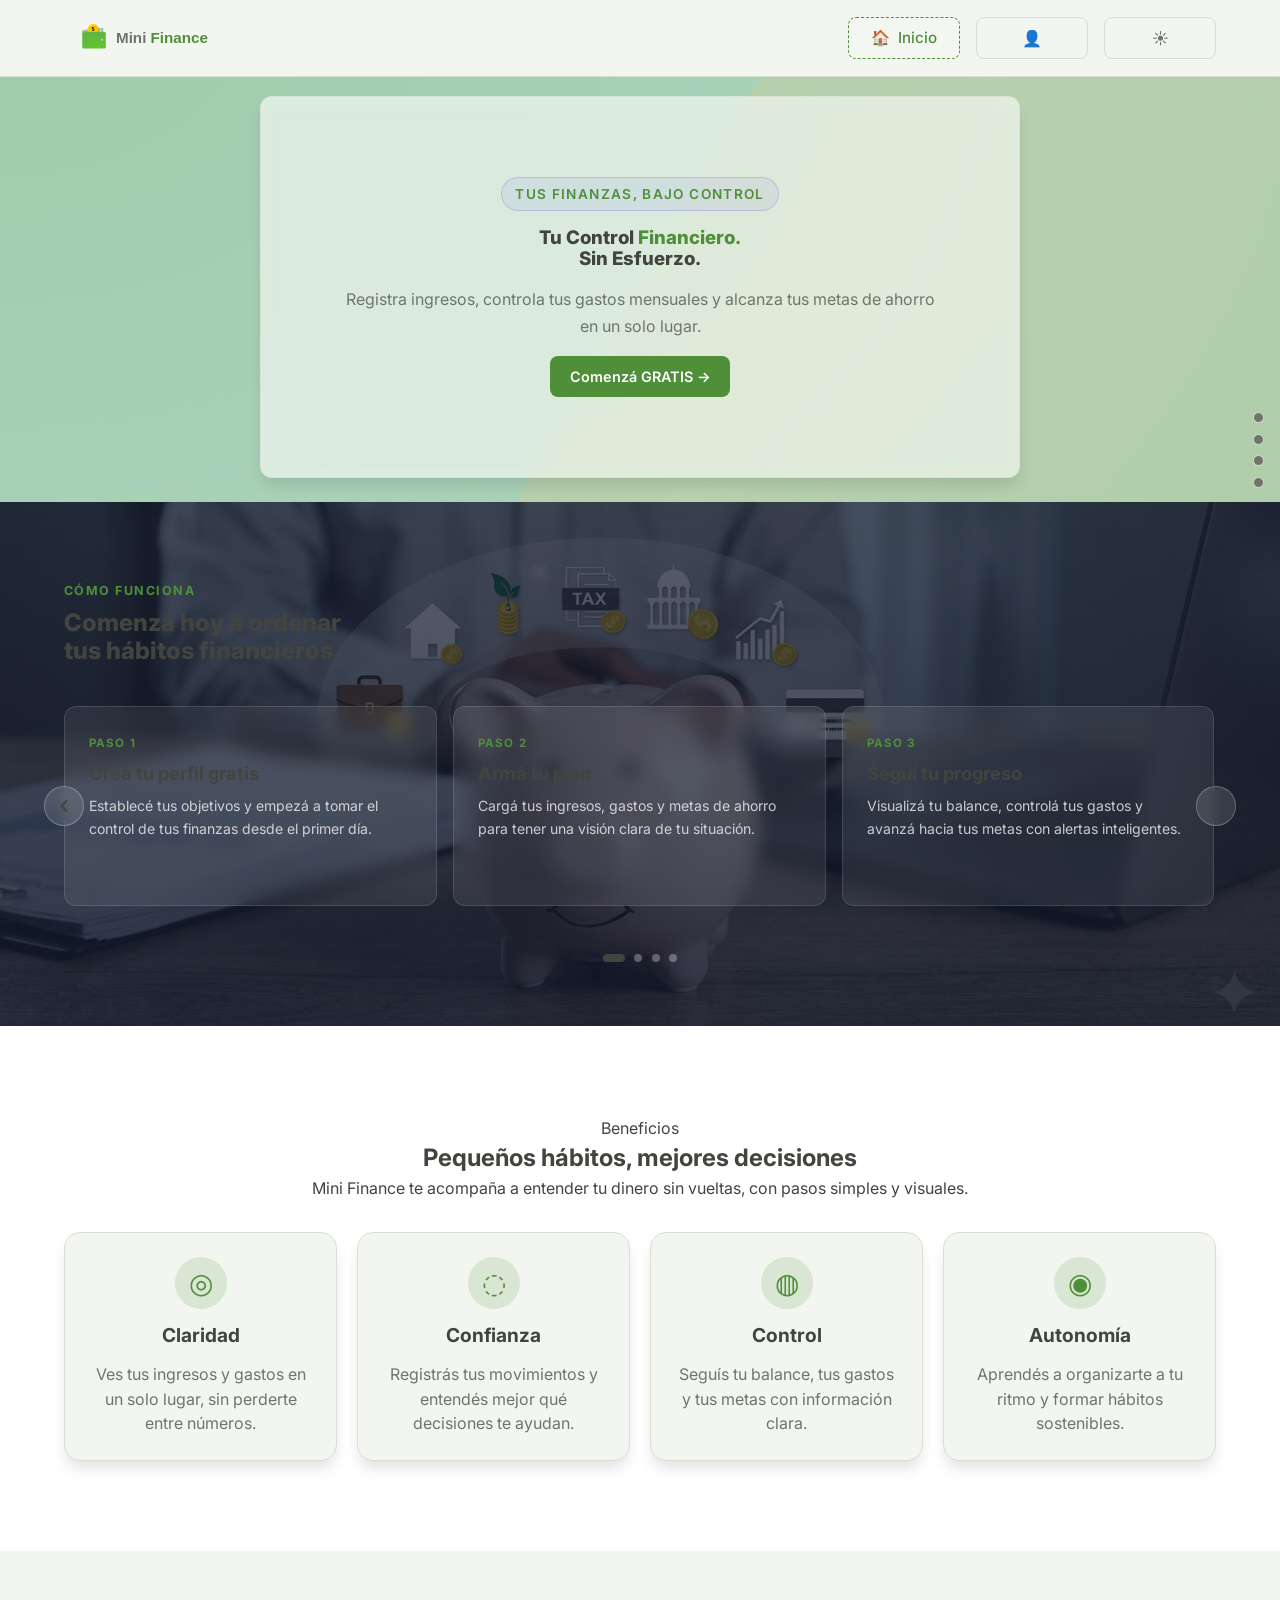
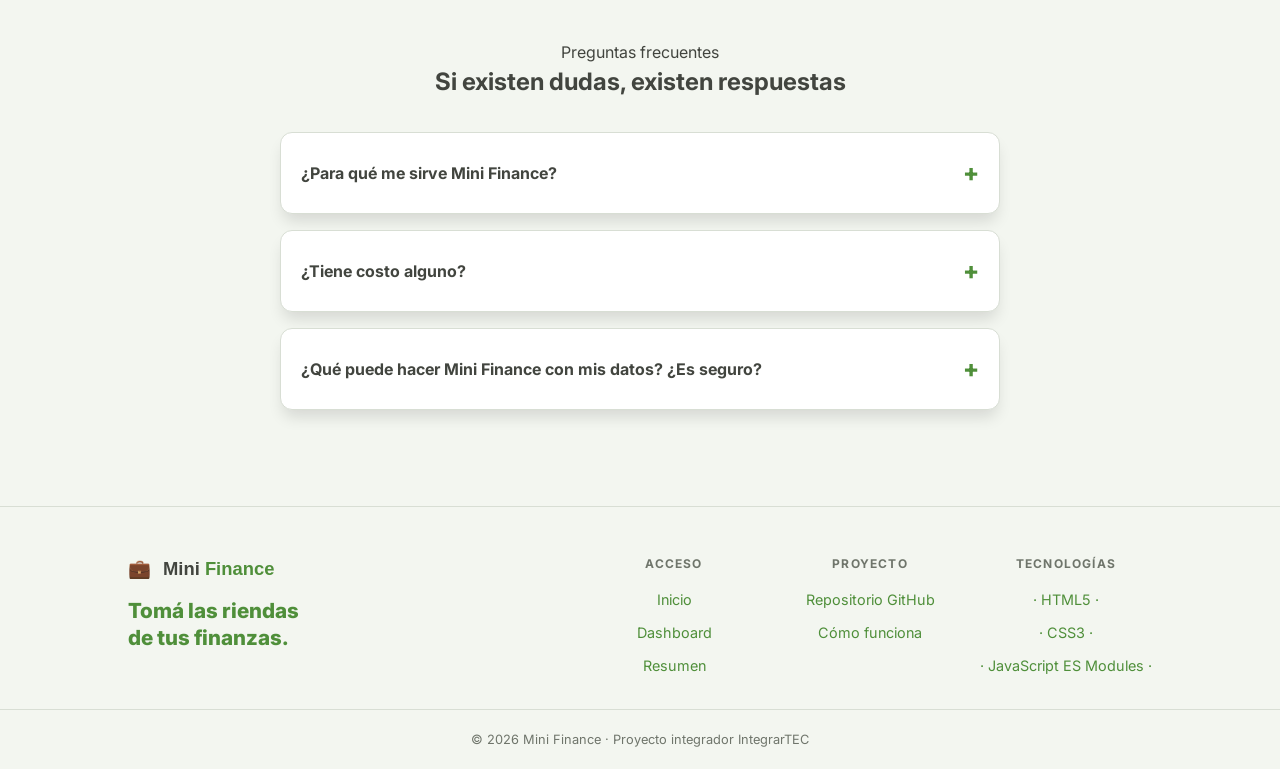
<file: index.html>
<!doctype html>
<html lang="es">
  <head>
    <meta charset="UTF-8" />
    <meta name="viewport" content="width=device-width, initial-scale=1.0" />
    <meta
      name="description"
      content="Mini Finance - Simulador de presupuesto personal."
    />
    <title>Mini Finance</title>
    <meta property="og:title" content="Mini Finance - Tu Control Financiero" />
    <meta
      property="og:description"
      content="Simulador de presupuesto personal. Registrá ingresos, controlá gastos y alcanzá tus metas."
    />
    <meta property="og:type" content="website" />
    <link rel="icon" type="image/png" href="assets/img/favicon.png" />
    <link rel="preconnect" href="https://fonts.googleapis.com" />
    <link rel="preconnect" href="https://fonts.gstatic.com" crossorigin />
    <link
      rel="stylesheet"
      href="https://fonts.googleapis.com/css2?family=Inter:wght@400;500;600;700;800&display=swap"
    />
    <link rel="stylesheet" href="assets/src/main.css" />
  </head>
  <body>
    <!-- Navbar principal -->
    <header class="main-navbar">
      <div class="navbar-container">
        <a href="index.html" class="logo" aria-label="Mini Finance - Inicio">
          <img
            class="brand-mark"
            src="assets/img/logo-mini-finance.png"
            alt=""
            aria-hidden="true"
          />
          <strong>Mini <span class="accent-text">Finance</span></strong>
        </a>
        <button
          class="menu-toggle"
          id="mobile-menu"
          type="button"
          aria-label="Abrir menú"
          aria-expanded="false"
          aria-controls="primary-nav"
        >
          <span class="bar"></span>
          <span class="bar"></span>
          <span class="bar"></span>
        </button>

        <nav id="primary-nav" aria-label="Navegación principal">
          <ul class="nav-links no-search">
            <li>
              <a href="index.html" class="nav-link-home" aria-current="page"
                ><span aria-hidden="true">🏠</span>Inicio</a
              >
            </li>
            <li id="nav-dashboard-item" hidden>
              <a href="pages/dashboard.html" class="btn-secondary"
                >Ir al Dashboard</a
              >
            </li>
            <li>
              <button
                id="nav-account-btn"
                class="btn-theme-toggle"
                aria-label="Mi cuenta"
                aria-expanded="false"
              >
                <span aria-hidden="true">👤</span>
                <span id="nav-username"></span>
              </button>
            </li>
            <li>
              <button
                id="theme-toggle"
                class="btn-theme-toggle"
                aria-label="Cambiar tema"
              >
                <span aria-hidden="true">🌙</span>
              </button>
            </li>
          </ul>
        </nav>
      </div>
    </header>

    <!-- Hero sin carrusel -->
    <main class="main-home">
      <section class="hero hero-index" aria-labelledby="hero-title">
        <article class="hero-content">
          <p class="hero-tag">Tus finanzas, bajo control</p>
          <h1 id="hero-title">
            Tu Control <span class="accent-text">Financiero.</span><br />Sin
            Esfuerzo.
          </h1>
          <p class="hero-description">
            Registra ingresos, controla tus gastos mensuales y alcanza tus metas
            de ahorro en un solo lugar.
          </p>
          <button id="hero-cta" class="btn-primary">Comenzá GRATIS →</button>
        </article>
      </section>

      <!-- Sección "Cómo funciona" con carrusel de pasos -->
      <section
        id="como-funciona"
        class="steps-section"
        aria-labelledby="steps-title"
      >
        <!-- Imagen de fondo decorativa -->
        <div class="steps-bg" aria-hidden="true"></div>

        <div class="steps-inner">
          <header class="steps-header">
            <p class="steps-eyebrow">Cómo funciona</p>
            <h2 id="steps-title">
              Comenzá hoy a ordenar<br />tus hábitos financieros
            </h2>
          </header>

          <!-- Carrusel de pasos -->
          <div
            class="steps-carousel-wrapper"
            role="region"
            aria-label="Pasos para usar Mini Finance"
          >
            <div class="steps-track-mask">
              <div class="steps-track" id="steps-track">
                <article class="step-card">
                  <p class="step-label">PASO 1</p>
                  <h3 class="step-title">Creá tu perfil gratis</h3>
                  <p class="step-desc">
                    Establecé tus objetivos y empezá a tomar el control de tus
                    finanzas desde el primer día.
                  </p>
                </article>

                <article class="step-card">
                  <p class="step-label">PASO 2</p>
                  <h3 class="step-title">Armá tu plan</h3>
                  <p class="step-desc">
                    Cargá tus ingresos, gastos y metas de ahorro para tener una
                    visión clara de tu situación.
                  </p>
                </article>

                <article class="step-card">
                  <p class="step-label">PASO 3</p>
                  <h3 class="step-title">Seguí tu progreso</h3>
                  <p class="step-desc">
                    Visualizá tu balance, controlá tus gastos y avanzá hacia tus
                    metas con alertas inteligentes.
                  </p>
                </article>

                <article class="step-card step-card--highlight">
                  <p class="step-label">PRÓXIMAMENTE</p>
                  <h3 class="step-title">Análisis avanzado</h3>
                  <p class="step-desc">
                    Gráficos de la regla 50/30/20, reportes mensuales y
                    recomendaciones personalizadas.
                  </p>
                  <span class="step-badge">En desarrollo</span>
                </article>
              </div>
            </div>

            <button
              class="steps-btn steps-btn--prev"
              id="steps-prev"
              aria-label="Paso anterior"
            >
              <svg
                xmlns="http://www.w3.org/2000/svg"
                width="20"
                height="20"
                viewBox="0 0 24 24"
                fill="none"
                stroke="currentColor"
                stroke-width="2.5"
                stroke-linecap="round"
                stroke-linejoin="round"
                aria-hidden="true"
              >
                <polyline points="15 18 9 12 15 6" />
              </svg>
            </button>
            <button
              class="steps-btn steps-btn--next"
              id="steps-next"
              aria-label="Paso siguiente"
            >
              <svg
                xmlns="http://www.w3.org/2000/svg"
                width="20"
                height="20"
                viewBox="0 0 24 24"
                fill="none"
                stroke="currentColor"
                stroke-width="2.5"
                stroke-linecap="round"
                stroke-linejoin="round"
                aria-hidden="true"
              >
                <polyline points="9 18 15 12 9 6" />
              </svg>
            </button>
          </div>

          <!-- Dots -->
          <div
            class="steps-dots"
            id="steps-dots"
            aria-label="Indicadores de paso"
            role="tablist"
          ></div>
        </div>
      </section>

      <section
        id="beneficios"
        class="benefits-section"
        aria-labelledby="benefits-title"
      >
        <header class="section-heading">
          <p class="section-eyebrow">Beneficios</p>
          <h2 id="benefits-title">Pequeños hábitos, mejores decisiones</h2>
          <p>
            Mini Finance te acompaña a entender tu dinero sin vueltas, con pasos
            simples y visuales.
          </p>
        </header>

        <ul
          class="benefits-list"
          aria-label="Beneficios principales de Mini Finance"
        >
          <li>
            <article class="benefit-card">
              <figure class="benefit-icon" aria-hidden="true">◎</figure>
              <h3>Claridad</h3>
              <p>
                Ves tus ingresos y gastos en un solo lugar, sin perderte entre
                números.
              </p>
            </article>
          </li>
          <li>
            <article class="benefit-card">
              <figure class="benefit-icon" aria-hidden="true">◌</figure>
              <h3>Confianza</h3>
              <p>
                Registrás tus movimientos y entendés mejor qué decisiones te
                ayudan.
              </p>
            </article>
          </li>
          <li>
            <article class="benefit-card">
              <figure class="benefit-icon" aria-hidden="true">◍</figure>
              <h3>Control</h3>
              <p>
                Seguís tu balance, tus gastos y tus metas con información clara.
              </p>
            </article>
          </li>
          <li>
            <article class="benefit-card">
              <figure class="benefit-icon" aria-hidden="true">◉</figure>
              <h3>Autonomía</h3>
              <p>
                Aprendés a organizarte a tu ritmo y formar hábitos sostenibles.
              </p>
            </article>
          </li>
        </ul>
      </section>

      <section id="preguntas" class="faq-section" aria-labelledby="faq-title">
        <header class="section-heading">
          <p class="section-eyebrow">Preguntas frecuentes</p>
          <h2 id="faq-title">Si existen dudas, existen respuestas</h2>
        </header>

        <section class="faq-list" aria-label="Preguntas frecuentes">
          <details>
            <summary>¿Para qué me sirve Mini Finance?</summary>
            <p>
              Para registrar movimientos, ver tu balance y organizar metas de
              ahorro.
            </p>
          </details>
          <details>
            <summary>¿Tiene costo alguno?</summary>
            <p>
              ¡Crear tu perfil, registrar ingresos / egresos y gestionar tus
              metas es totalmente gratuito!
            </p>
            <p>Todo desde un solo lugar, con una experiencia simple y clara.</p>
          </details>
          <details>
            <summary>
              ¿Qué puede hacer Mini Finance con mis datos? ¿Es seguro?
            </summary>
            <p>
              Sí, es seguro. En Mini Finance tratamos tu información con la
              máxima responsabilidad:
            </p>
            <ul>
              <li>Solo pedimos los datos que realmente necesitamos.</li>
              <li>
                Se mantienen protegidos y en privado, no se sube a ningun
                servidor en la nube.
              </li>
              <li>Nunca los compartimos sin tu autorización.</li>
            </ul>
          </details>
        </section>
      </section>
    </main>

    <!-- OVERLAY DE AUTENTICACIÓN -->
    <div
      id="auth-overlay"
      class="auth-overlay"
      role="dialog"
      aria-modal="true"
      aria-labelledby="auth-overlay-title"
    >
      <article class="auth-card">
        <!-- Selector de modo: Login / Registro -->
        <div class="auth-tabs" role="tablist" aria-label="Modo de acceso">
          <button
            class="auth-tab active"
            data-tab="login"
            role="tab"
            aria-selected="true"
            aria-controls="auth-login"
          >
            Iniciar sesión
          </button>
          <button
            class="auth-tab"
            data-tab="register"
            role="tab"
            aria-selected="false"
            aria-controls="auth-register"
          >
            Crear cuenta
          </button>
        </div>

        <!-- Form de Login -->
        <section
          id="auth-login"
          class="auth-form-panel"
          role="tabpanel"
          aria-labelledby="login-title"
        >
          <h2 id="login-title" class="auth-form-title">Bienvenido de vuelta</h2>
          <p class="auth-form-subtitle">
            Ingresá con tu cuenta para continuar.
          </p>

          <form id="login-form" novalidate>
            <div class="form-group">
              <label for="login-username">Usuario</label>
              <input
                type="text"
                id="login-username"
                placeholder="Tu nombre de usuario"
                autocomplete="username"
              />
              <span
                id="login-username-error"
                class="error-message"
                role="status"
                aria-live="polite"
              ></span>
            </div>
            <div class="form-group">
              <label for="login-password">Contraseña</label>
              <input
                type="password"
                id="login-password"
                placeholder="Tu contraseña"
                autocomplete="current-password"
              />
              <span
                id="login-password-error"
                class="error-message"
                role="status"
                aria-live="polite"
              ></span>
            </div>
            <span
              id="login-general-error"
              class="error-message auth-general-error"
              role="alert"
              aria-live="assertive"
            ></span>
            <button type="submit" class="btn-primary btn-block">
              Ingresar
            </button>
          </form>

          <!-- Lista de cuentas existentes -->
          <section
            id="accounts-list-section"
            aria-labelledby="accounts-list-title"
          >
            <h3 id="accounts-list-title" class="accounts-list-title">
              Cuentas guardadas
            </h3>
            <ul
              id="accounts-list"
              class="accounts-list"
              aria-label="Lista de cuentas"
            ></ul>
          </section>
        </section>

        <!-- Form de Registro -->
        <section
          id="auth-register"
          class="auth-form-panel"
          role="tabpanel"
          hidden
          aria-labelledby="register-title"
        >
          <h2 id="register-title" class="auth-form-title">Crear cuenta</h2>
          <p class="auth-form-subtitle">
            Registrá tu cuenta para guardar tus finanzas.
          </p>

          <form id="register-form" novalidate>
            <div class="form-group">
              <label for="register-username">Usuario</label>
              <input
                type="text"
                id="register-username"
                placeholder="Mínimo 3 caracteres"
                autocomplete="username"
              />
              <span
                id="register-username-error"
                class="error-message"
                role="status"
                aria-live="polite"
              ></span>
            </div>
            <div class="form-group">
              <label for="register-password">Contraseña</label>
              <input
                type="password"
                id="register-password"
                placeholder="Mínimo 4 caracteres"
                autocomplete="new-password"
              />
              <span
                id="register-password-error"
                class="error-message"
                role="status"
                aria-live="polite"
              ></span>
            </div>
            <div class="form-group">
              <label for="register-password2">Confirmar contraseña</label>
              <input
                type="password"
                id="register-password2"
                placeholder="Repetí tu contraseña"
                autocomplete="new-password"
              />
              <span
                id="register-password2-error"
                class="error-message"
                role="status"
                aria-live="polite"
              ></span>
            </div>
            <span
              id="register-general-error"
              class="error-message auth-general-error"
              role="alert"
              aria-live="assertive"
            ></span>
            <button type="submit" class="btn-primary btn-block">
              Crear cuenta
            </button>
          </form>
        </section>
      </article>
    </div>

    <!-- Menú de cuenta (dropdown) -->
    <div
      id="account-menu"
      class="account-menu"
      role="region"
      hidden
      aria-label="Menú de cuenta"
    >
      <p class="account-menu-name">
        Cuenta: <strong id="account-menu-username"></strong>
      </p>
      <button type="button" id="logout-btn" class="btn-danger">
        Cerrar sesión
      </button>
    </div>

    <nav class="section-dots" aria-label="Navegación de secciones">
      <a href="#hero-title" aria-label="Ir al inicio"></a>
      <a href="#como-funciona" aria-label="Ir a Cómo funciona"></a>
      <a href="#beneficios" aria-label="Ir a Beneficios"></a>
      <a href="#preguntas" aria-label="Ir a Preguntas frecuentes"></a>
    </nav>

    <nav class="mobile-bottom-nav" aria-label="Navegación inferior">
      <ul>
        <li>
          <a href="index.html" aria-current="page"
            ><span aria-hidden="true">⌂</span>Home</a
          >
        </li>
        <li>
          <a href="pages/dashboard.html"
            ><span aria-hidden="true">▦</span>Panel</a
          >
        </li>
        <li>
          <a href="pages/resumen.html"
            ><span aria-hidden="true">◎</span>Resumen</a
          >
        </li>
      </ul>
    </nav>

    <!-- Footer -->
    <footer class="main-footer" role="contentinfo">
      <div class="footer-inner">
        <div class="footer-brand">
          <a
            href="index.html"
            class="logo footer-logo"
            aria-label="Mini Finance - Inicio"
          >
            <span aria-hidden="true">💼</span>
            <strong>Mini <span class="accent-text">Finance</span></strong>
          </a>
          <p class="footer-tagline">Tomá las riendas<br />de tus finanzas.</p>
        </div>

        <nav class="footer-nav" aria-label="Links del footer">
          <section class="footer-col" aria-labelledby="footer-col-1">
            <h3 id="footer-col-1">Acceso</h3>
            <ul>
              <li><a href="index.html">Inicio</a></li>
              <li><a href="pages/dashboard.html">Dashboard</a></li>
              <li><a href="pages/resumen.html">Resumen</a></li>
            </ul>
          </section>

          <section class="footer-col" aria-labelledby="footer-col-2">
            <h3 id="footer-col-2">Proyecto</h3>
            <ul>
              <li>
                <a
                  href="https://github.com/Facu-Ferreyra/Mini_Finance_INTEGRAR"
                  target="_blank"
                  rel="noopener noreferrer"
                  >Repositorio GitHub</a
                >
              </li>
              <li><a href="#como-funciona">Cómo funciona</a></li>
            </ul>
          </section>

          <section class="footer-col" aria-labelledby="footer-col-3">
            <h3 id="footer-col-3">Tecnologías</h3>
            <ul>
              <li><span>· HTML5 ·</span></li>
              <li><span>· CSS3 ·</span></li>
              <li><span>· JavaScript ES Modules ·</span></li>
            </ul>
          </section>
        </nav>
      </div>

      <div class="footer-bottom">
        <p>© 2026 Mini Finance · Proyecto integrador IntegrarTEC</p>
      </div>
    </footer>

    <script type="module" src="assets/scripts/main.js"></script>
  </body>
</html>
</file>
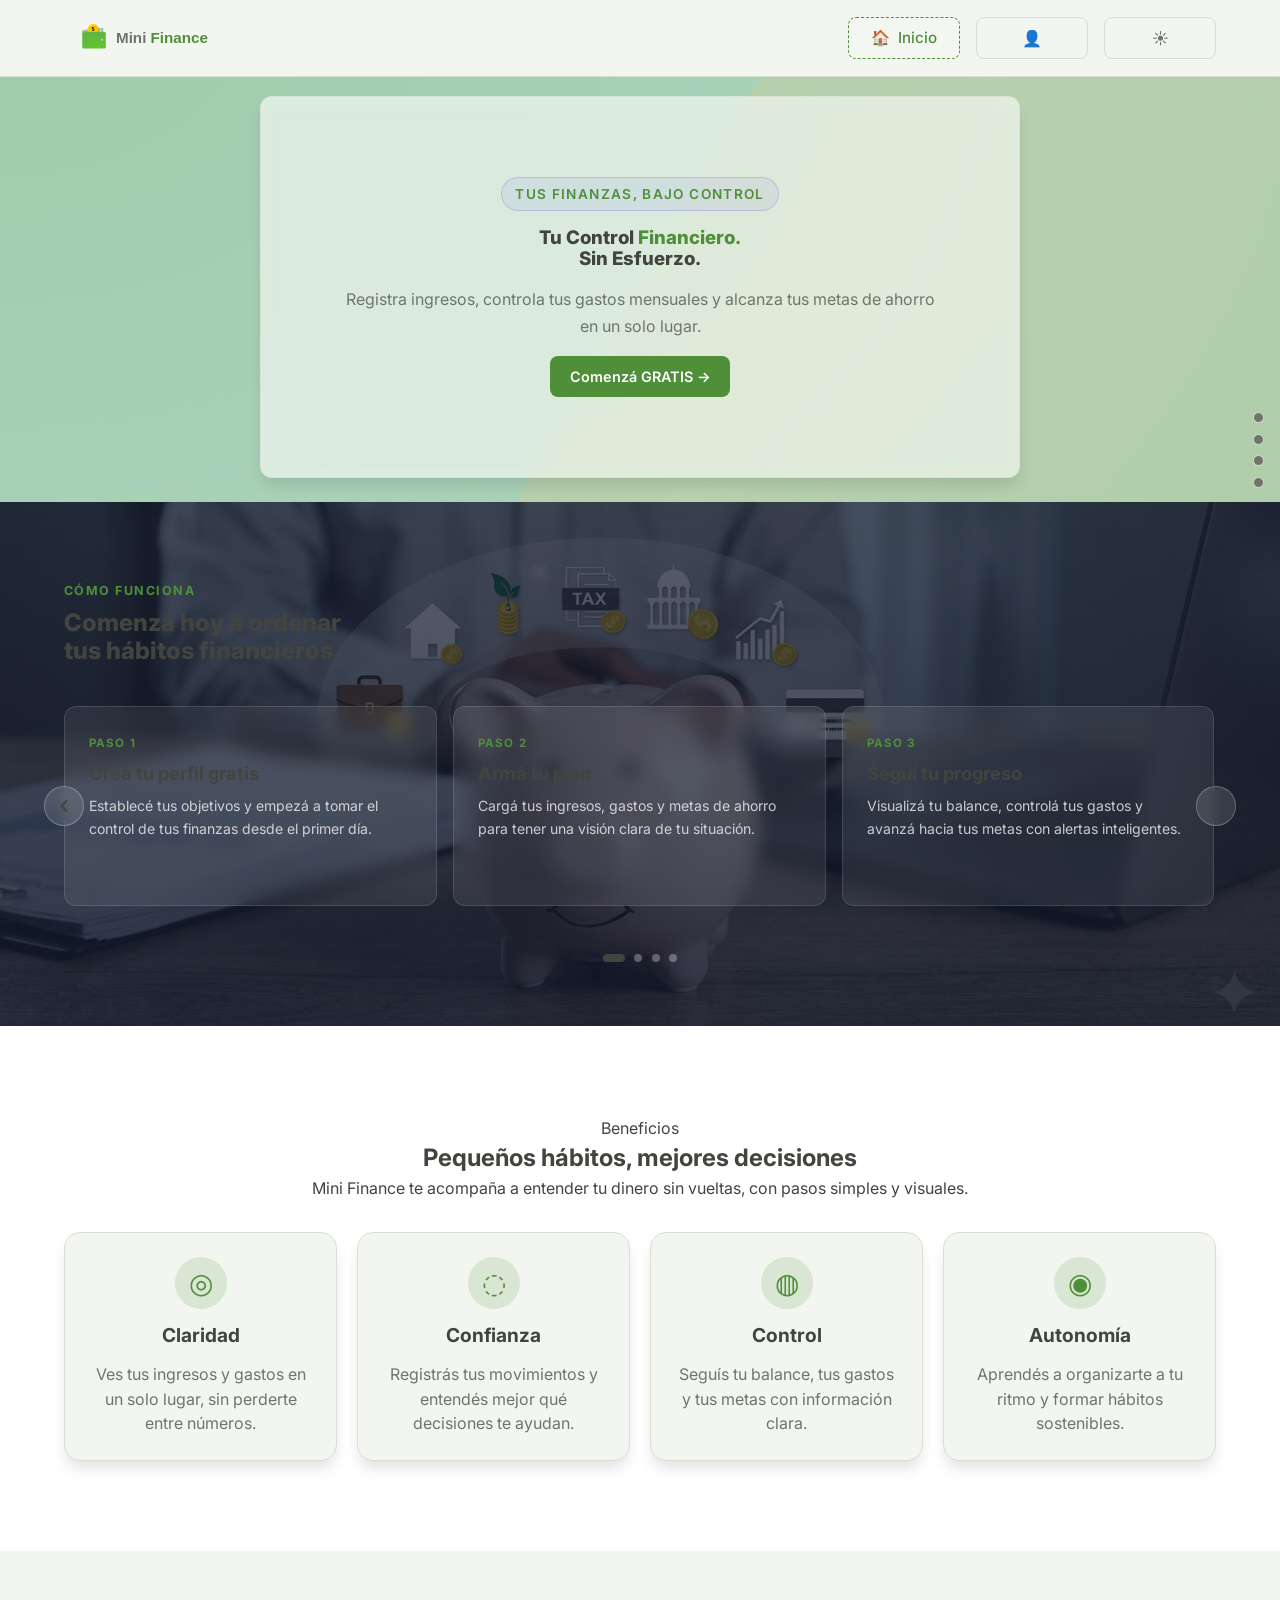
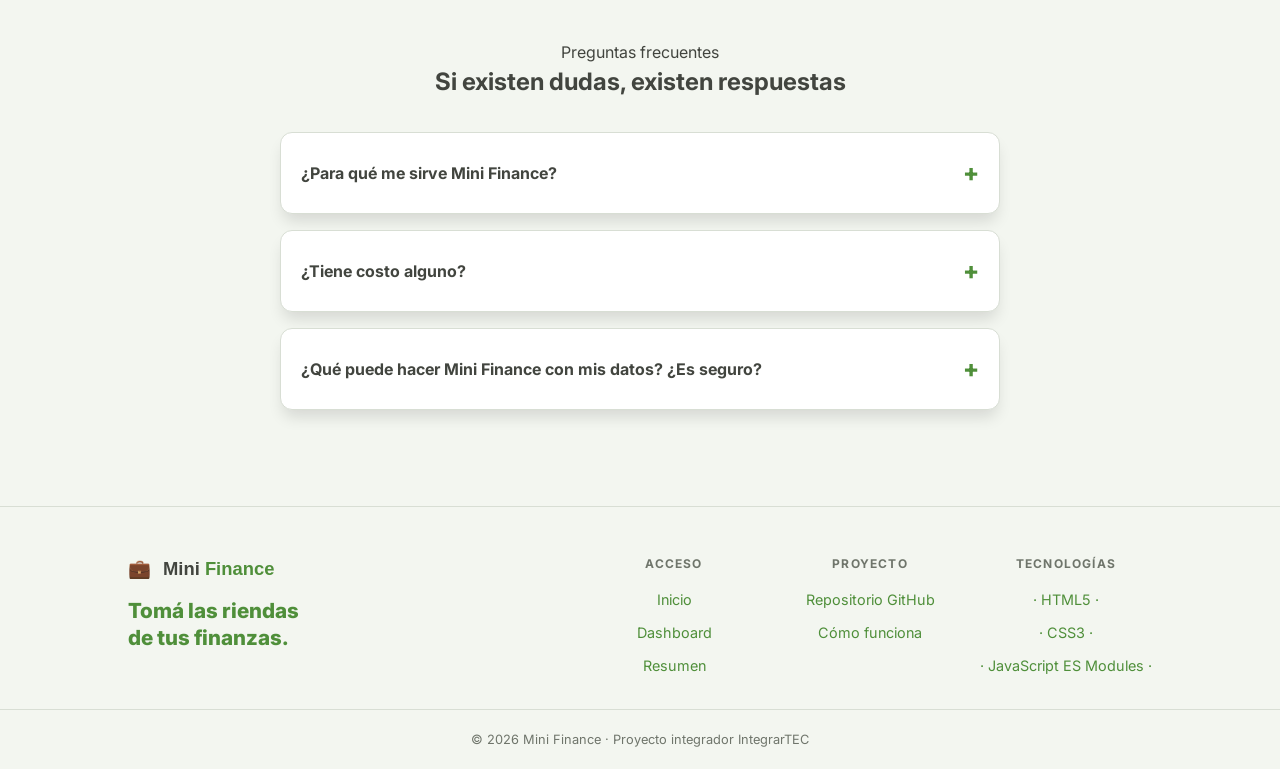
<file: pages/dashboard.html>
<!DOCTYPE html>
<html lang="es">
<head>
    <meta charset="UTF-8">
    <meta name="viewport" content="width=device-width, initial-scale=1.0">
    <meta name="description" content="Mini Finance Dashboard - Track and manage your personal financial activities, income, and expenses.">
    <title>Mini Finance - Dashboard</title>
    <link rel="icon" type="image/png" href="../assets/img/favicon.png">
    <link rel="preconnect" href="https://fonts.googleapis.com">
    <link rel="preconnect" href="https://fonts.gstatic.com" crossorigin>
    <link rel="stylesheet" href="https://fonts.googleapis.com/css2?family=Inter:wght@400;500;600;700;800&display=swap">
    <link rel="stylesheet" href="../assets/src/main.css">
</head>
<body data-page="dashboard">

    <header class="main-navbar">
        <div class="navbar-container">
            <a href="../index.html" class="logo" aria-label="Mini Finance - Volver al inicio">
                <img class="brand-mark" src="../assets/img/logo-mini-finance.png" alt="" aria-hidden="true">
                <strong>Mini <span class="accent-text">Finance</span></strong>
            </a>
            <button class="menu-toggle" id="mobile-menu" type="button" aria-label="Abrir menú" aria-expanded="false" aria-controls="primary-nav">
                <span class="bar"></span>
                <span class="bar"></span>
                <span class="bar"></span>
            </button>
            <nav id="primary-nav" aria-label="Navegación del panel">
                <ul class="nav-links no-search">
                    <li><a href="../index.html" class="nav-link-home"><span aria-hidden="true">🏠</span>Inicio</a></li>
                    <li><a href="resumen.html" class="btn-secondary">Ver Resumen</a></li>
                    <li>
                        <button id="theme-toggle" class="btn-theme-toggle" aria-label="Cambiar tema">🌙</button>
                    </li>
                    <li>
                        <button id="logout-page-btn" class="btn-theme-toggle" aria-label="Cerrar sesión">Salir</button>
                    </li>
                </ul>
            </nav>
        </div>
    </header>

    <main>
        <!-- Metricas: balance, ingresos, gastos -->
        <section class="metrics-grid">
            <article class="metric-card card-balance">
                <div class="card-content">
                    <h3>Balance Neto</h3>
                    <p id="balance-total" class="card-value">$0.00</p>
                    <span class="trend-badge" id="balance-trend">↑ +0.0%</span>
                </div>
                <span class="card-icon" aria-hidden="true">$</span>
            </article>
            <article class="metric-card card-income">
                <div class="card-content">
                    <h3>Ingresos</h3>
                    <p id="income-total" class="card-value">$0.00</p>
                    <span class="trend-badge" id="income-trend">↑ +0.0%</span>
                </div>
                <span class="card-icon" aria-hidden="true">↗</span>
            </article>
            <article class="metric-card card-expense">
                <div class="card-content">
                    <h3>Gastos</h3>
                    <p id="expense-total" class="card-value">$0.00</p>
                    <span class="trend-badge" id="expense-trend">↓ -0.0%</span>
                </div>
                <span class="card-icon" aria-hidden="true">↘</span>
            </article>
        </section>


        <div class="dashboard-grid">
            
            <!-- Formulario de nuevo movimiento -->
            <section class="section-card" aria-labelledby="form-title">
                <h2 id="form-title">Nuevo Movimiento</h2>
                <form id="finance-form" novalidate>
                    <div class="form-group">
                        <label for="amount">Monto ($):</label>
                        <input type="number" id="amount" required min="0.01" step="0.01" placeholder="Monto ($)" aria-required="true" aria-describedby="amount-error">
                        <span id="amount-error" class="error-message" role="status" aria-live="polite"></span>
                    </div>

                    <div class="form-group">
                        <fieldset class="type-fieldset">
                            <legend>Tipo:</legend>
                            <div class="type-options">
                                <label class="type-label type-income">
                                    <input type="radio" name="type" value="income" checked>
                                    Ingreso
                                </label>
                                <label class="type-label type-expense">
                                    <input type="radio" name="type" value="expense">
                                    Gasto
                                </label>
                            </div>
                        </fieldset>
                    </div>

                    <div class="form-group">
                        <label for="category">Categoría:</label>
                        <select id="category" required aria-required="true">
                            <optgroup label="Ingresos" class="optgroup-income">
                                <option value="salario">Salario</option>
                                <option value="ingreso-extra">Ingreso Extra</option>
                                <option value="otros-ingreso">Otros</option>
                            </optgroup>
                            <optgroup label="Gastos" class="optgroup-expense">
                                <option value="vivienda">Vivienda</option>
                                <option value="servicios">Servicios Básicos</option>
                                <option value="transporte">Transporte</option>
                                <option value="educacion">Educación</option>
                                <option value="alimentos">Alimentos</option>
                                <option value="delivery">Restaurant / Delivery</option>
                                <option value="indumentaria">Indumentaria / Personal</option>
                                <option value="otros-gasto">Otros</option>
                            </optgroup>
                        </select>
                    </div>

                    <p class="form-group" id="description-group" hidden>
                        <label for="description">Descripción:</label>
                        <input type="text" id="description" placeholder="Detalles..." aria-describedby="description-hint">
                        <span id="description-hint" class="error-message" role="status" aria-live="polite"></span>
                    </p>

                    <button type="submit" class="btn-primary btn-block">Registrar Transacción</button>
                </form>
            </section>

            <!-- Actividad reciente -->
            <section class="section-card recent-activity" aria-labelledby="activity-title">
                <header class="recent-activity-header">
                    <h2 id="activity-title">Actividad Reciente</h2>
                    <a href="resumen.html" class="recent-ver-todo" aria-label="Ver historial completo">
                        Ver todo
                        <svg xmlns="http://www.w3.org/2000/svg" width="14" height="14" viewBox="0 0 24 24" fill="none" stroke="currentColor" stroke-width="2.5" stroke-linecap="round" stroke-linejoin="round" aria-hidden="true"><polyline points="9 18 15 12 9 6"/></svg>
                    </a>
                </header>
                <div class="movements-list-wrapper" role="region" aria-label="Lista de movimientos recientes">
                    <ul id="recent-list" aria-live="polite"></ul>
                </div>
            </section>
        </div>

        <!-- Sección Mis Metas -->
        <section class="section-card dash-goals-section" aria-labelledby="dash-goals-title">
            <header class="dash-goals-header">
                <span class="dash-goals-icon" aria-hidden="true">
                    <svg xmlns="http://www.w3.org/2000/svg" width="22" height="22" viewBox="0 0 24 24" fill="none" stroke="currentColor" stroke-width="2" stroke-linecap="round" stroke-linejoin="round"><circle cx="12" cy="12" r="10"/><circle cx="12" cy="12" r="6"/><circle cx="12" cy="12" r="2"/></svg>
                </span>
                <div>
                    <h2 id="dash-goals-title">Mis Metas</h2>
                    <p class="dash-goals-subtitle">Gestioná y controlá tus objetivos financieros</p>
                </div>
            </header>

            <div class="dash-goals-body">

                <!-- Estadísticas: renderizadas por JS -->
                <div id="dash-goals-stats" class="dash-goals-stats" aria-label="Resumen de metas"></div>

                <!-- Acciones rápidas -->
                <nav class="dash-goals-actions" aria-label="Acciones de metas">
                    <a href="resumen.html" class="dash-goal-action-card" aria-label="Ver mis metas en resumen">
                        <span class="dash-goal-action-icon dash-goal-action-icon--purple" aria-hidden="true">
                            <svg xmlns="http://www.w3.org/2000/svg" width="24" height="24" viewBox="0 0 24 24" fill="none" stroke="currentColor" stroke-width="2" stroke-linecap="round" stroke-linejoin="round"><path d="M14 2H6a2 2 0 0 0-2 2v16a2 2 0 0 0 2 2h12a2 2 0 0 0 2-2V8z"/><polyline points="14 2 14 8 20 8"/><line x1="16" y1="13" x2="8" y2="13"/><line x1="16" y1="17" x2="8" y2="17"/><polyline points="10 9 9 9 8 9"/></svg>
                        </span>
                        <div class="dash-goal-action-info">
                            <strong class="dash-goal-action-label">Ver Mis Metas</strong>
                            <span class="dash-goal-action-sub">Ir a resumen →</span>
                        </div>
                    </a>

                    <a href="resumen.html#nueva-meta" class="dash-goal-action-card" aria-label="Crear nueva meta">
                        <span class="dash-goal-action-icon dash-goal-action-icon--green" aria-hidden="true">
                            <svg xmlns="http://www.w3.org/2000/svg" width="24" height="24" viewBox="0 0 24 24" fill="none" stroke="currentColor" stroke-width="3" stroke-linecap="round" stroke-linejoin="round"><line x1="12" y1="5" x2="12" y2="19"/><line x1="5" y1="12" x2="19" y2="12"/></svg>
                        </span>
                        <div class="dash-goal-action-info">
                            <strong class="dash-goal-action-label">Nueva Meta</strong>
                            <span class="dash-goal-action-sub">Crear objetivo →</span>
                        </div>
                    </a>

                    <a href="resumen.html#editar-meta" class="dash-goal-action-card" aria-label="Editar meta principal">
                        <span class="dash-goal-action-icon dash-goal-action-icon--red" aria-hidden="true">
                            <svg xmlns="http://www.w3.org/2000/svg" width="24" height="24" viewBox="0 0 24 24" fill="none" stroke="currentColor" stroke-width="2" stroke-linecap="round" stroke-linejoin="round"><circle cx="12" cy="12" r="10"/><circle cx="12" cy="12" r="6"/><circle cx="12" cy="12" r="2"/></svg>
                        </span>
                        <div class="dash-goal-action-info">
                            <strong class="dash-goal-action-label">Editar Meta</strong>
                            <span class="dash-goal-action-sub">Ajustes rápidos →</span>
                        </div>
                    </a>
                </nav>
            </div>
        </section>

        <!-- Edit Movement Modal -->
        <div id="edit-movement-modal" class="modal-overlay" role="dialog" aria-modal="true" aria-labelledby="edit-mov-title">
            <div class="modal-content">
                <h3 id="edit-mov-title">Modificar Movimiento</h3>
                <div class="form-group">
                    <label for="edit-mov-amount">Monto ($):</label>
                    <input type="number" id="edit-mov-amount" min="0.01" step="0.01" placeholder="0.00">
                </div>
                <div class="form-group">
                    <fieldset class="type-fieldset">
                        <legend>Tipo:</legend>
                        <div class="type-options">
                            <label class="type-label type-income">
                                <input type="radio" name="edit-mov-type" value="income" checked> Ingreso
                            </label>
                            <label class="type-label type-expense">
                                <input type="radio" name="edit-mov-type" value="expense"> Gasto
                            </label>
                        </div>
                    </fieldset>
                </div>
                <div class="form-group">
                    <label for="edit-mov-category">Categoría:</label>
                    <select id="edit-mov-category">
                        <option value="salario" data-type="income">Salario</option>
                        <option value="ingreso-extra" data-type="income">Ingreso Extra</option>
                        <option value="ahorro" data-type="expense">Ahorro</option>
                        <option value="otros-ingreso" data-type="income">Otros</option>
                        <option value="vivienda" data-type="expense">Vivienda</option>
                        <option value="servicios" data-type="expense">Servicios Básicos</option>
                        <option value="transporte" data-type="expense">Transporte</option>
                        <option value="educacion" data-type="expense">Educación</option>
                        <option value="alimentos" data-type="expense">Alimentos</option>
                        <option value="delivery" data-type="expense">Restaurant / Delivery</option>
                        <option value="indumentaria" data-type="expense">Indumentaria / Personal</option>
                        <option value="otros-gasto" data-type="expense">Otros</option>
                    </select>
                </div>
                <div class="form-group" id="edit-description-group" hidden>
                    <label for="edit-mov-description">Descripción:</label>
                    <input type="text" id="edit-mov-description" placeholder="Detalles...">
                </div>
                <span id="edit-mov-error" class="error-message"></span>
                <div class="modal-actions">
                    <button type="button" id="edit-mov-confirm" class="btn-primary">Guardar cambios</button>
                    <button type="button" id="edit-mov-cancel" class="btn-secondary">Cancelar</button>
                </div>
            </div>
        </div>

        <!-- Delete Movement Confirmation Modal -->
        <div id="delete-movement-modal" class="modal-overlay" role="dialog" aria-modal="true" aria-labelledby="delete-mov-title">
            <div class="modal-content">
                <h3 id="delete-mov-title">¿Eliminar movimiento?</h3>
                <p class="modal-subtitle">Esta acción no se puede deshacer.</p>
                <div class="modal-actions">
                    <button type="button" id="delete-mov-confirm" class="btn-danger">Sí, eliminar</button>
                    <button type="button" id="delete-mov-cancel" class="btn-secondary">Cancelar</button>
                </div>
            </div>
        </div>
    </main>

    <nav class="mobile-bottom-nav" aria-label="Navegación inferior">
        <ul>
            <li><a href="../index.html"><span aria-hidden="true">⌂</span>Home</a></li>
            <li><a href="dashboard.html" aria-current="page"><span aria-hidden="true">▦</span>Panel</a></li>
            <li><a href="resumen.html"><span aria-hidden="true">◎</span>Resumen</a></li>
        </ul>
    </nav>

    <script type="module" src="../assets/scripts/main.js"></script>
</body>
</html>
</file>
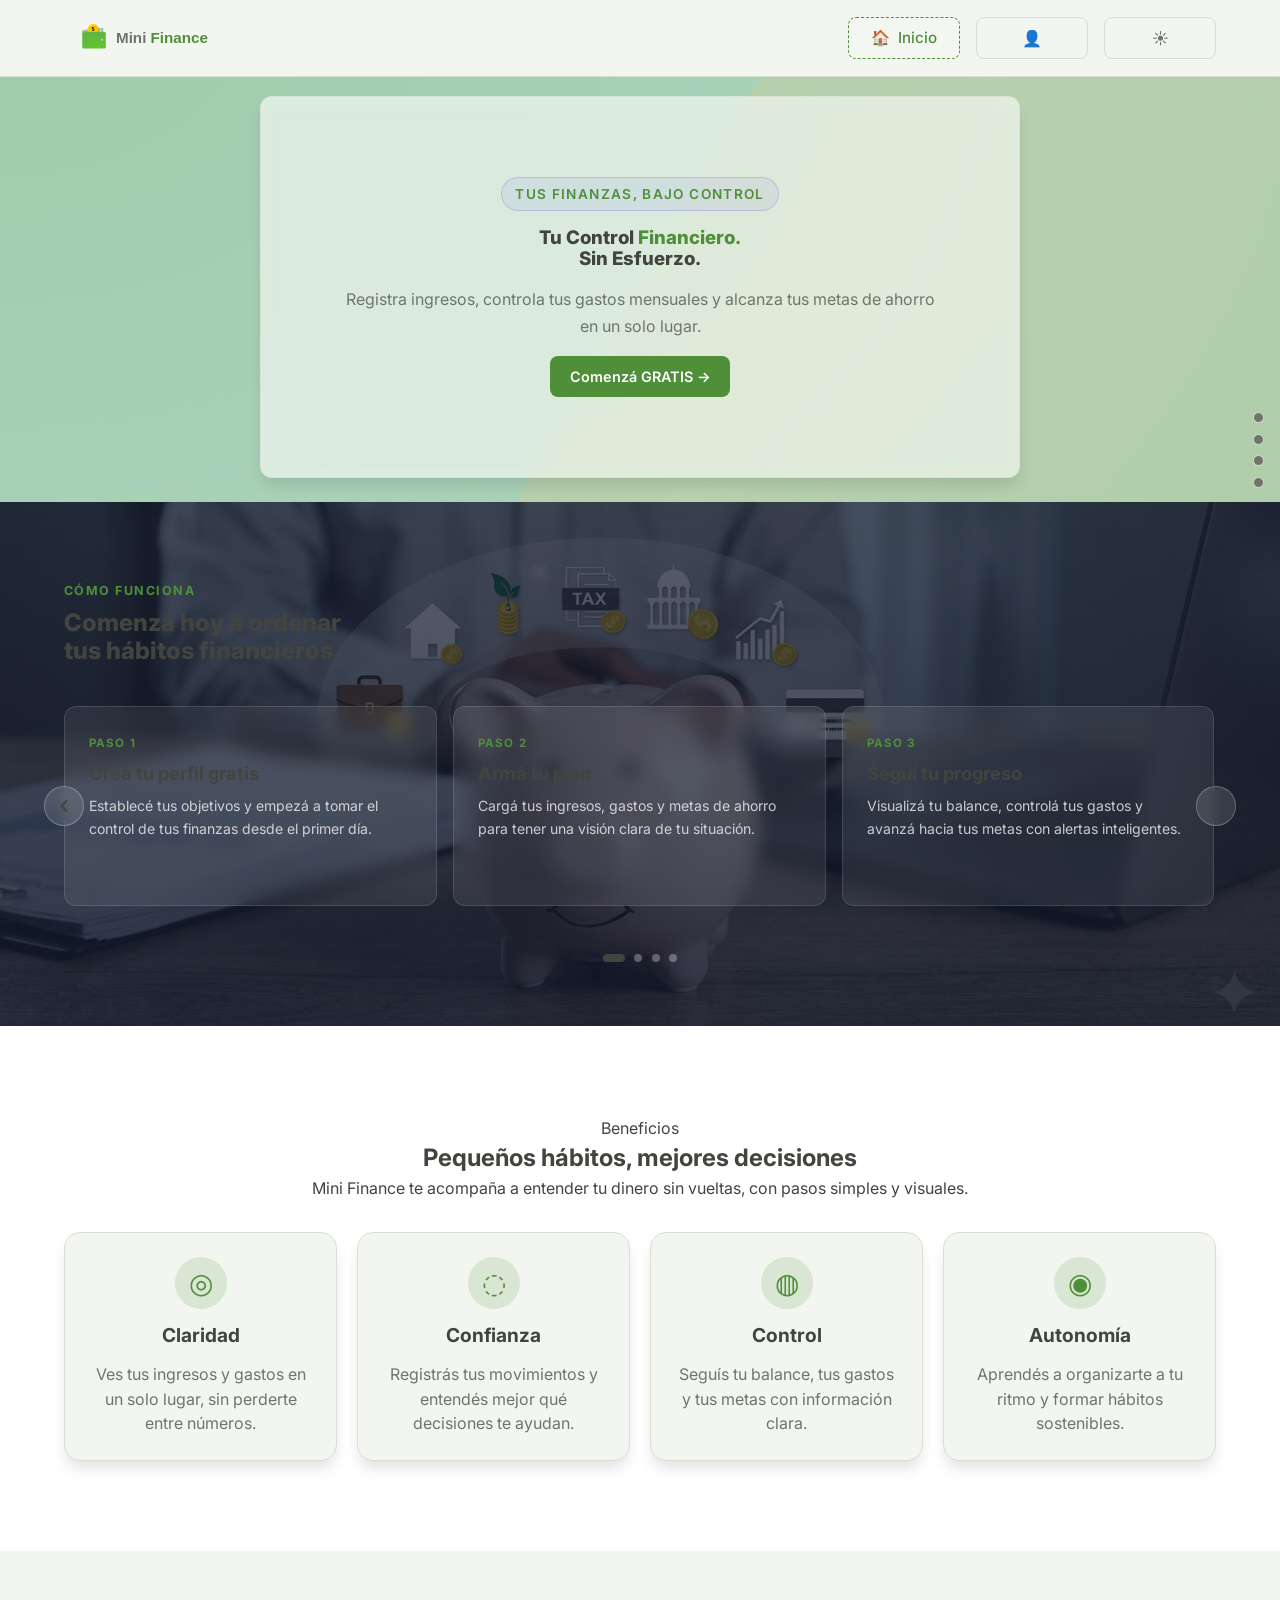
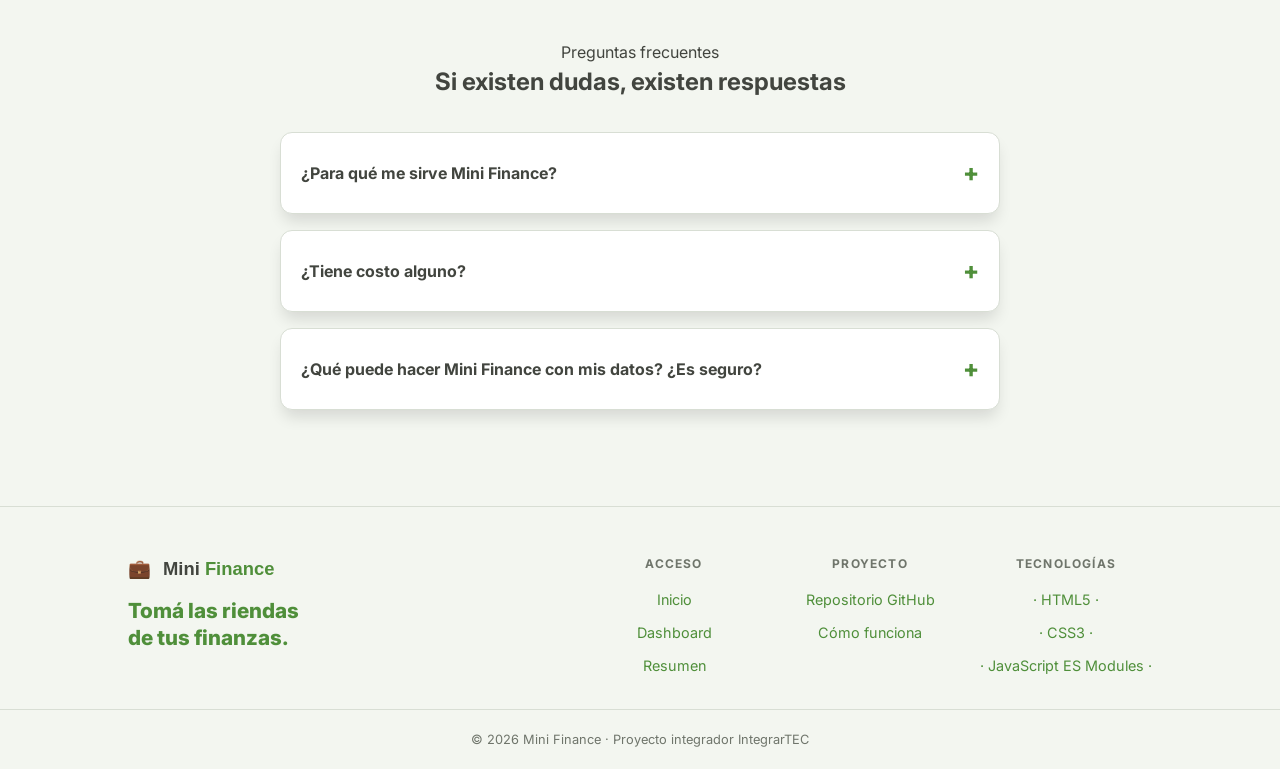
<file: pages/resumen.html>
<!DOCTYPE html>
<html lang="es">
<head>
    <meta charset="UTF-8">
    <meta name="viewport" content="width=device-width, initial-scale=1.0">
    <meta name="description" content="Mini Finance - Resumen de metas de ahorro e historial de movimientos financieros.">
    <title>Mini Finance - Resumen</title>
    <link rel="icon" type="image/png" href="../assets/img/favicon.png">
    <link rel="preconnect" href="https://fonts.googleapis.com">
    <link rel="preconnect" href="https://fonts.gstatic.com" crossorigin>
    <link rel="stylesheet" href="https://fonts.googleapis.com/css2?family=Inter:wght@400;500;600;700;800&display=swap">
    <link rel="stylesheet" href="../assets/src/main.css">
</head>

<body data-page="resumen">
    <header class="main-navbar">
        <div class="navbar-container">
            <a href="../index.html" class="logo" aria-label="Mini Finance - Volver al inicio">
                <img class="brand-mark" src="../assets/img/logo-mini-finance.png" alt="" aria-hidden="true">
                <strong>Mini <span class="accent-text">Finance</span></strong>
            </a>
            <button class="menu-toggle" id="mobile-menu" type="button" aria-label="Abrir menú" aria-expanded="false" aria-controls="primary-nav">
                <span class="bar"></span>
                <span class="bar"></span>
                <span class="bar"></span>
            </button>
            <nav  id="primary-nav" aria-label="Navegación principal">
                <ul class="nav-links no-search">
                    <li>
                        <a href="../index.html" class="nav-link-home">
                            <span aria-hidden="true">🏠</span> Inicio
                        </a>
                    </li>
                    <li>
                        <a href="dashboard.html" class="btn-secondary">Dashboard</a>
                    </li>
                    <li>
                        <button id="theme-toggle" class="btn-theme-toggle" aria-label="Cambiar tema">🌙</button>
                    </li>
                    <li>
                    <button id="logout-page-btn" class="btn-theme-toggle" style="color: var(--color-alert); border-color: var(--color-alert);" aria-label="Cerrar sesión">Salir</button>
                    </li>
                </ul>
            </nav>
        </div>
    </header>

    <main class="summary-layout page-goals">
        
        <!-- Header de metas -->
        <section class="summary-hero" aria-labelledby="summary-title">
            <div class="hero-header-flex">
                <div>
                    <h1 id="summary-title">Mis Metas de Ahorro</h1>
                    <p>Administra y organiza tus objetivos financieros.</p>
                </div>
                <div id="goals-header-info" class="goals-header-badges"></div>
            </div>
        </section>   

        <div class="dashboard-grid goals-grid">
            
            <!-- Formulario de creacion de meta -->
            <section id="nueva-meta" class="section-card goal-form-section" aria-labelledby="goal-form-title">
                <form id="goal-form" action="#" method="POST" novalidate>
                    <h2 id="goal-form-title">Crear Nueva Meta</h2>
                    <p class="form-subtitle">Establece objetivos claros para mejorar tu tasa de ahorro.</p>

                    <div class="form-group">
                        <label for="goal-name-input">Nombre de la meta</label>
                        <input
                            type="text"
                            id="goal-name-input"
                            placeholder="Ej: Viaje 2026"
                            aria-describedby="goal-name-error"
                            required
                        >
                        <span id="goal-name-error" class="error-message" role="status" aria-live="polite"></span>
                    </div>

                    <div class="form-group">
                        <label for="goal-amount-input">Monto objetivo ($)</label>
                        <input 
                            type="number"
                            id="goal-amount-input"
                            min="1"
                            step="0.01"
                            placeholder="0.00"
                            aria-describedby="goal-amount-error"
                            required
                        >
                        <span id="goal-amount-error" class="error-message" role="status" aria-live="polite"></span>
                    </div>

                    <div class="form-group">
                        <label for="goal-priority">Prioridad</label>
                        <select id="goal-priority">
                            <option value="high">Alta</option>
                            <option value="medium">Media</option>
                            <option value="low">Baja</option>
                        </select>
                    </div>

                    <div class="form-group">
                        <label for="goal-description">Descripcion (opcional)</label>
                        <input type="text" id="goal-description" placeholder="Ej: Fondo para viaje a Japon en 2026">
                    </div>

                    <div id="priority-legend" class="priority-legend-container"></div>

                    <div class="goal-actions">
                        <button type="submit" id="save-goal-btn" class="btn-primary btn-block">Guardar Meta</button>
                    </div>
                </form>
            </section>

            <!-- Lista de metas activas/completadas -->
            <section id="editar-meta" class="section-card goals-list-section" aria-labelledby="goals-list-title">
                <div class="goals-header">
                    <div class="goals-header-row">
                        <div>
                            <h2 id="goals-list-title">Mis Metas (Ordenadas por prioridad)</h2>
                            <p>Asigna fondos desde tu balance disponible a cada meta.</p>
                        </div>
                        <div id="goals-filter-toggle"></div>
                    </div>
                </div>

                <div id="goals-list-container"></div>

                <div id="goals-footer-banner" class="goals-helper-banner"></div>
            </section>
        </div>

        <!-- Assign Modal -->
        <div id="assign-modal" class="modal-overlay" role="dialog" aria-modal="true" aria-labelledby="assign-mod-title">
            <div class="modal-content">
                <h3>Asignar fondos</h3>
                <p class="modal-subtitle">Asignar dinero a: <strong id="assign-goal-name"></strong></p>
                <div class="form-group">
                    <label>Balance disponible:</label>
                    <span id="assign-balance" class="assign-balance-value"></span>
                </div>
                <div class="form-group">
                    <label for="assign-amount">Monto a asignar ($):</label>
                    <input type="number" id="assign-amount" min="0.01" step="0.01" placeholder="0.00">
                    <span id="assign-error" class="error-message"></span>
                </div>
                <div class="modal-actions">
                    <button type="button" id="assign-confirm" class="btn-primary">Confirmar</button>
                    <button type="button" id="assign-cancel" class="btn-secondary">Cancelar</button>
                </div>
            </div>
        </div>

        <!-- Edit Goal Modal -->
        <div id="edit-modal" class="modal-overlay" role="dialog" aria-modal="true" aria-labelledby="edit-goal-title">
            <div class="modal-content">
                <h3 id="edit-goal-title">Modificar meta</h3>
                <p class="modal-subtitle">Editando: <strong id="edit-goal-name"></strong></p>
                <div class="form-group">
                    <label for="edit-goal-amount">Nuevo monto objetivo ($):</label>
                    <input type="number" id="edit-goal-amount" min="1" step="0.01" placeholder="0.00">
                    <span id="edit-error" class="error-message"></span>
                </div>
                <div class="form-group">
                    <label for="edit-goal-priority">Prioridad:</label>
                    <select id="edit-goal-priority">
                        <option value="high">Alta</option>
                        <option value="medium">Media</option>
                        <option value="low">Baja</option>
                    </select>
                </div>
                <div class="modal-actions">
                    <button type="button" id="edit-confirm" class="btn-primary">Confirmar</button>
                    <button type="button" id="edit-cancel" class="btn-secondary">Cancelar</button>
                </div>
            </div>
        </div>

        <!-- Confirm Delete Modal -->
        <div id="confirm-modal" class="modal-overlay" role="dialog" aria-modal="true" aria-labelledby="confirm-modal-title">
            <div class="modal-content">
                <h3 id="confirm-modal-title">¿Eliminar meta?</h3>
                <p class="modal-subtitle" id="confirm-modal-text">Esta acción no se puede deshacer.</p>
                <div class="modal-actions">
                    <button type="button" id="confirm-delete-btn" class="btn-danger">Sí, eliminar</button>
                    <button type="button" id="confirm-cancel-btn" class="btn-secondary">Cancelar</button>
                </div>
            </div>
        </div>

        <!-- Metricas de ahorro -->
        <section class="metrics-grid" aria-label="Métricas de ahorro">
            <article class="metric-card card-balance">
                <div class="card-content">
                    <h3>Balance Neto</h3>
                    <p id="balance-total" class="card-value">$0.00</p>
                    <span class="trend-badge" id="balance-trend">↑ +0.0%</span>
                </div>
                <span class="card-icon" aria-hidden="true">$</span>
            </article>
            <article class="metric-card card-income">
                <div class="card-content">
                    <h3>Ingresos</h3>
                    <p id="income-total" class="card-value">$0.00</p>
                    <span class="trend-badge" id="income-trend">↑ +0.0%</span>
                </div>
                <span class="card-icon" aria-hidden="true">↗</span>
            </article>
            <article class="metric-card card-savings">
                <div class="card-content">
                    <h3>Porcentaje de Ahorro</h3>
                    <p id="savings-rate" class="card-value">0%</p>
                    <span class="trend-badge" id="savings-trend">↑ +0.0%</span>
                </div>
                <span class="card-icon" aria-hidden="true">%</span>
            </article>
        </section>

        <!-- Historial completo de movimientos -->
        <section class="section-card history-container" aria-labelledby="history-title">
            <h2 id="history-title">Historial Completo</h2>
            <div class="form-group filter-group">
                <label for="filter-category">Filtrar por:</label>
                <select id="filter-category" aria-controls="history-body">
                    <option value="all">Todas las categorías</option>
                </select>
            </div>
            <div class="movements-list-wrapper" role="region" aria-label="Historial de movimientos">
                <div class="movements-list-wrapper">
                    <table class="history-table">
                        <caption class="visually-hidden">Historial completo de movimientos financieros</caption>
                        <thead>
                            <tr>
                                <th scope="col" id="sort-date-btn" class="sortable" aria-sort="descending" tabindex="0" role="button">
                                    Fecha <em class="sort-icon" aria-hidden="true">▼</em>
                                </th>
                                <th scope="col">Tipo</th>
                                <th scope="col">Categoria</th>
                                <th scope="col" id="sort-amount-btn" class="sortable" aria-sort="descending" tabindex="0" role="button">
                                    Monto <em class="sort-icon" aria-hidden="true">▼</em>
                                </th>
                            </tr>
                        </thead>
                        <tbody id="history-body">
                        </tbody>
                    </table>
                </div>
            </div>
        </section>
    </main>

    <nav class="mobile-bottom-nav" aria-label="Navegación inferior">
        <ul>
            <li><a href="../index.html"><span aria-hidden="true">⌂</span>Home</a></li>
            <li><a href="dashboard.html"><span aria-hidden="true">▦</span>Panel</a></li>
            <li><a href="resumen.html" aria-current="page"><span aria-hidden="true">◎</span>Resumen</a></li>
        </ul>
    </nav>

    <script type="module" src="../assets/scripts/main.js" ></script>
</body>
</html>
</file>
<file: assets/src/main.css>
@layer reset, variables, layout, components, pages, responsive;

@import url("base/reset.css") layer(reset);
@import url("base/variables.css") layer(variables);
@import url("layout/layout.css") layer(layout);
@import url("components/index.css") layer(components);
@import url("pages/index.css") layer(pages);
@import url("responsive.css") layer(responsive);

/*
@keyframes pageFadeIn {
    from { opacity: 0; }
    to   { opacity: 1; }
}

@keyframes pageFadeOut {
    from { opacity: 1; }
    to   { opacity: 0; }
}
*/

@keyframes pageFadeIn {
    from {
        opacity: 0;
        transform: translateY(8px);
    }

    to {
        opacity: 1;
        transform: translateY(0);
    }
}

@keyframes pageFadeOut {
    from {
        opacity: 1;
        transform: translateY(0);
    }

    to {
        opacity: 0;
        transform: translateY(-8px);
    }
}
/*
body {
    animation: pageFadeIn 0.35s ease forwards;
}

body.page-leaving {
    animation: pageFadeOut 0.25s ease forwards;
    pointer-events: none;
}
*/

main {
    animation: pageFadeIn 0.35s ease forwards;
}

@media (prefers-reduced-motion: reduce) {
    main,
    body.page-leaving main {
        animation: none;
    }
}

body.page-leaving main {
    animation: pageFadeOut 0.25s ease forwards;
}

body.page-leaving {
    pointer-events: none;
}
html {
    scroll-padding-top: var(--navbar-h, 4.5rem);
}

@media (prefers-reduced-motion: no-preference) {
    html {
        scroll-behavior: smooth;
    }
}
</file>
